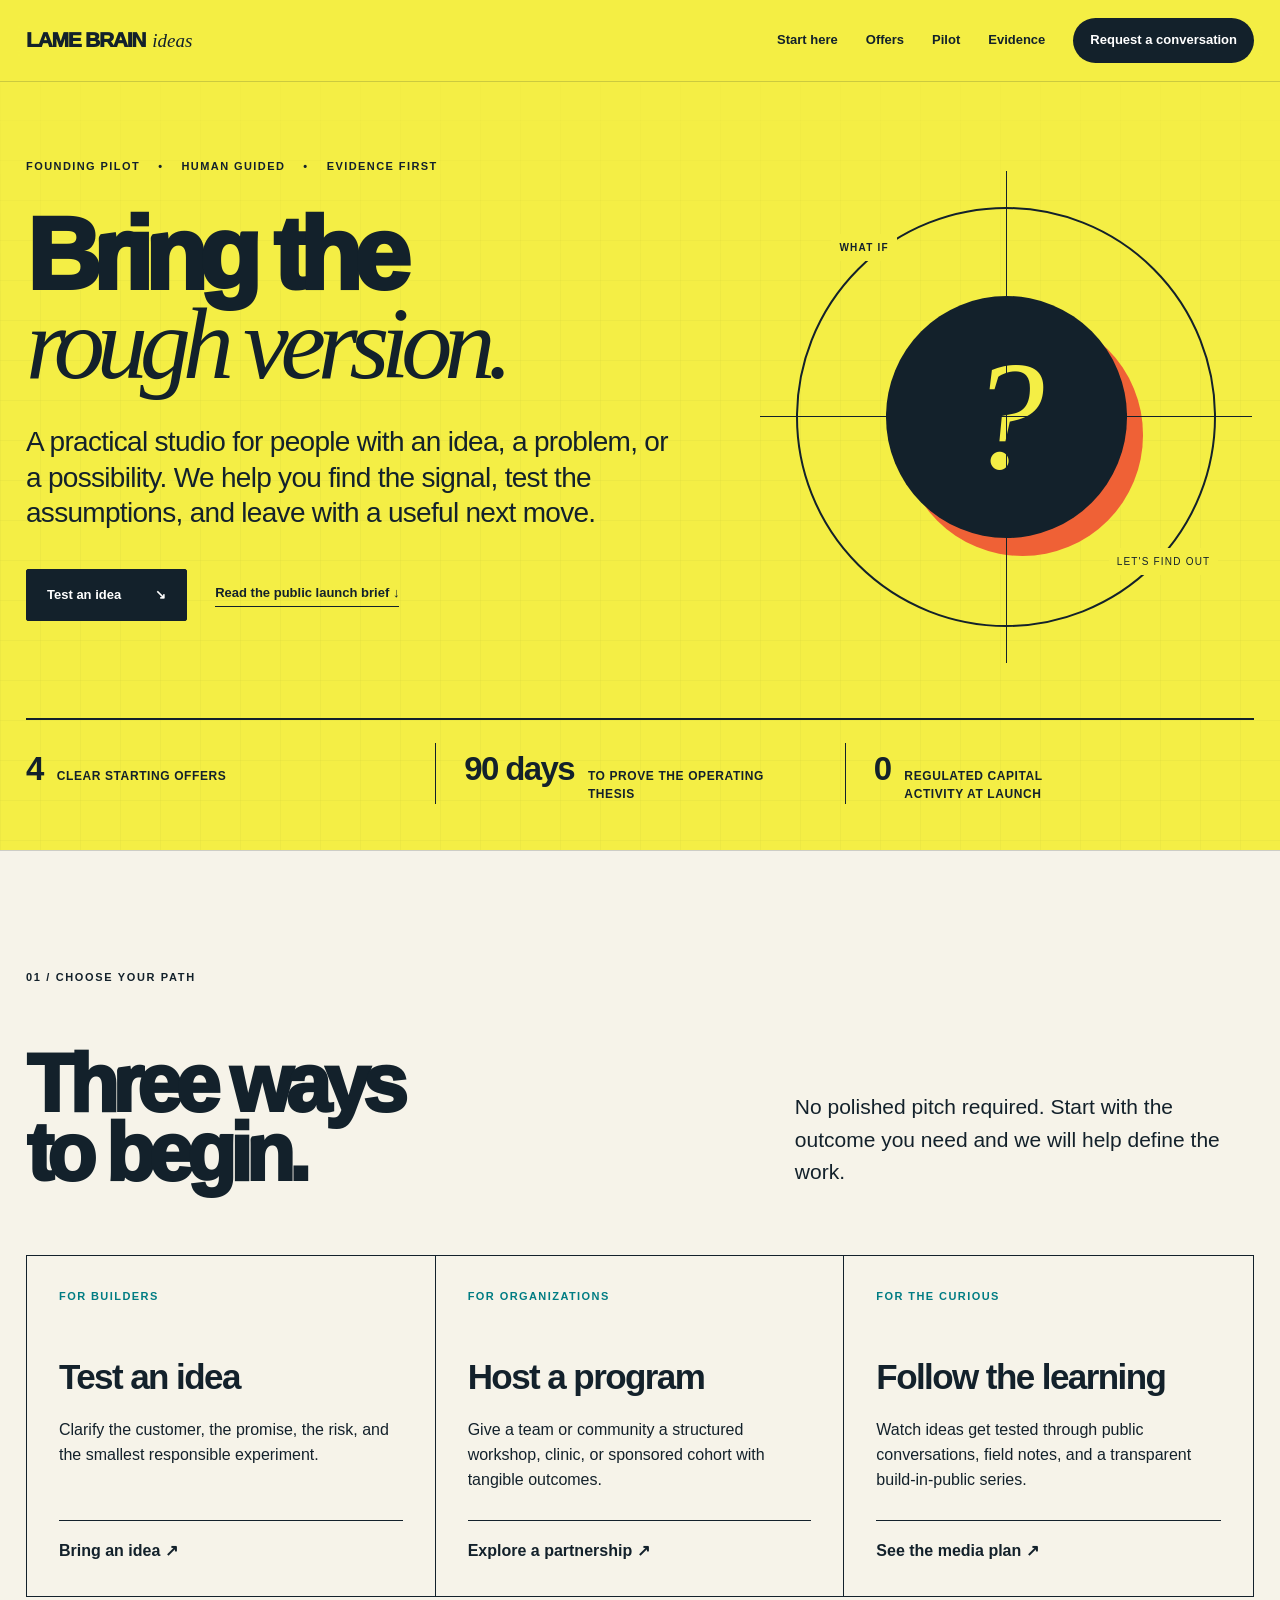
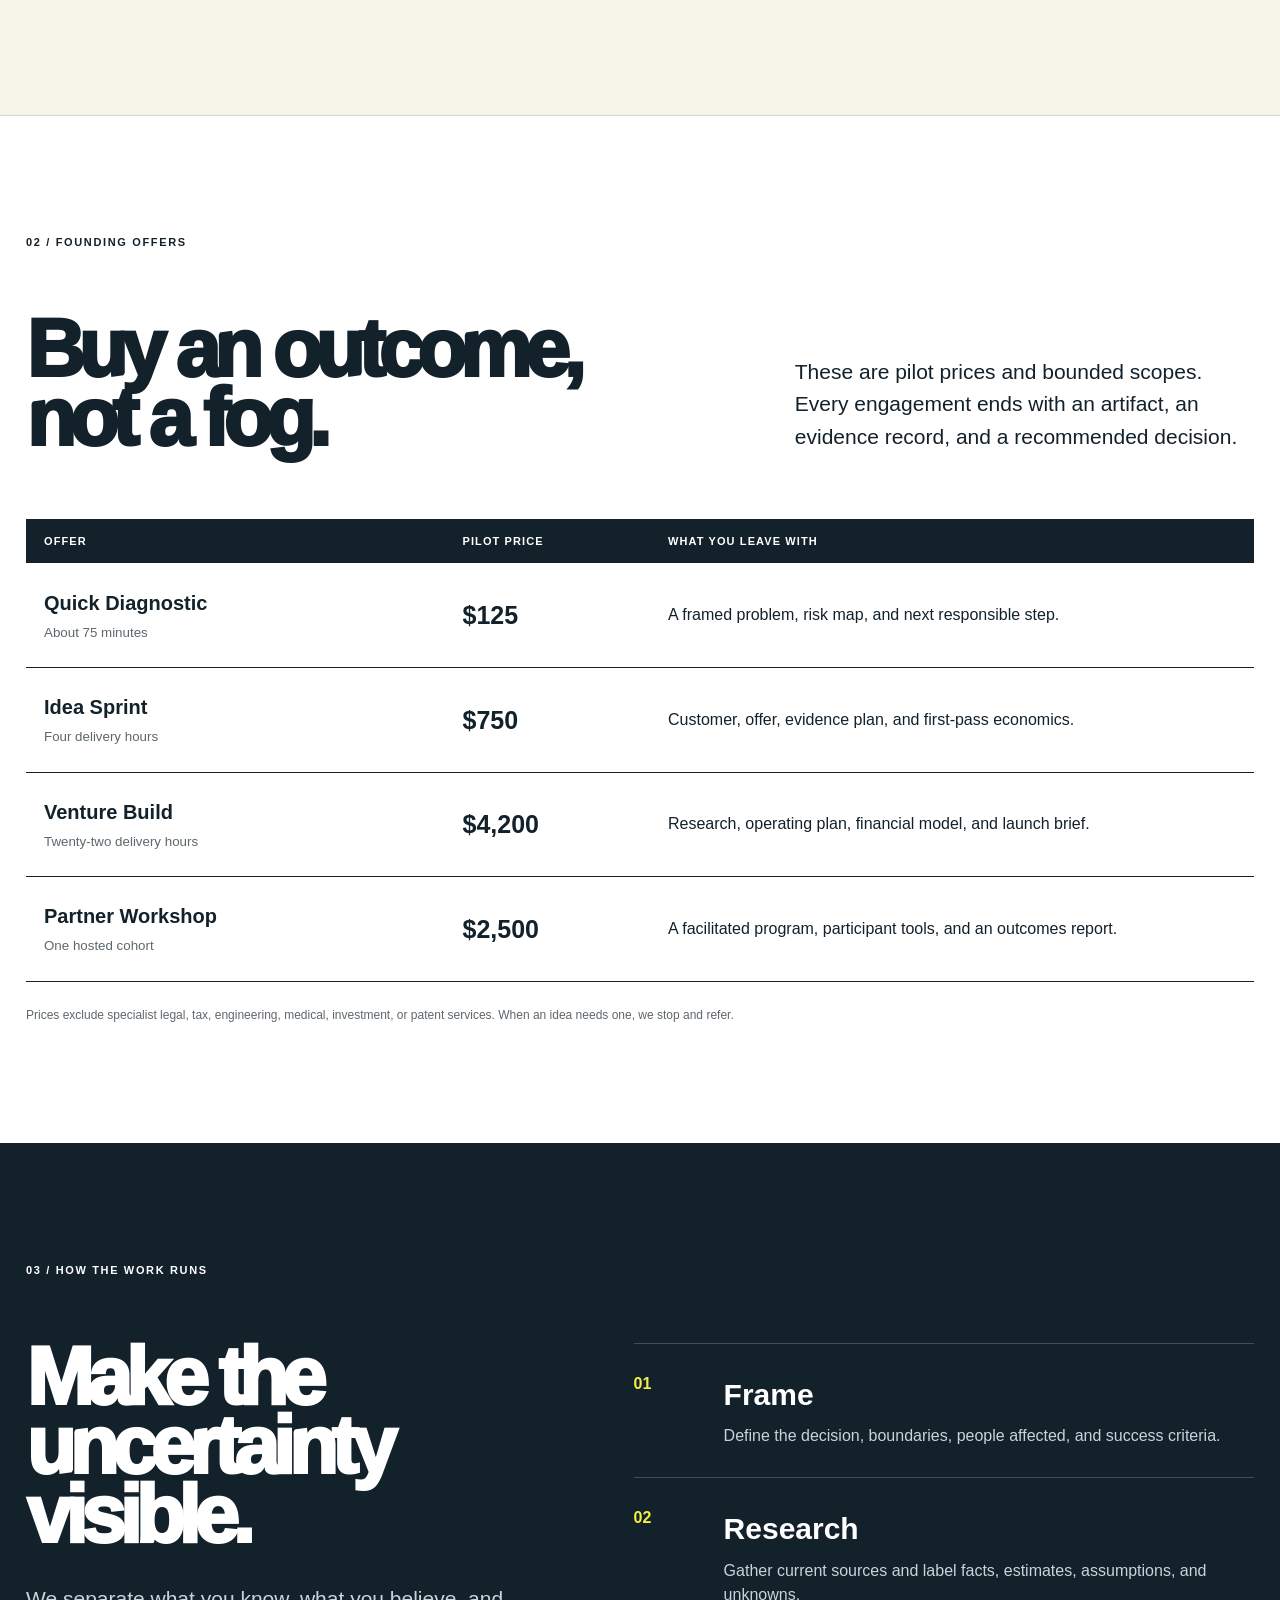
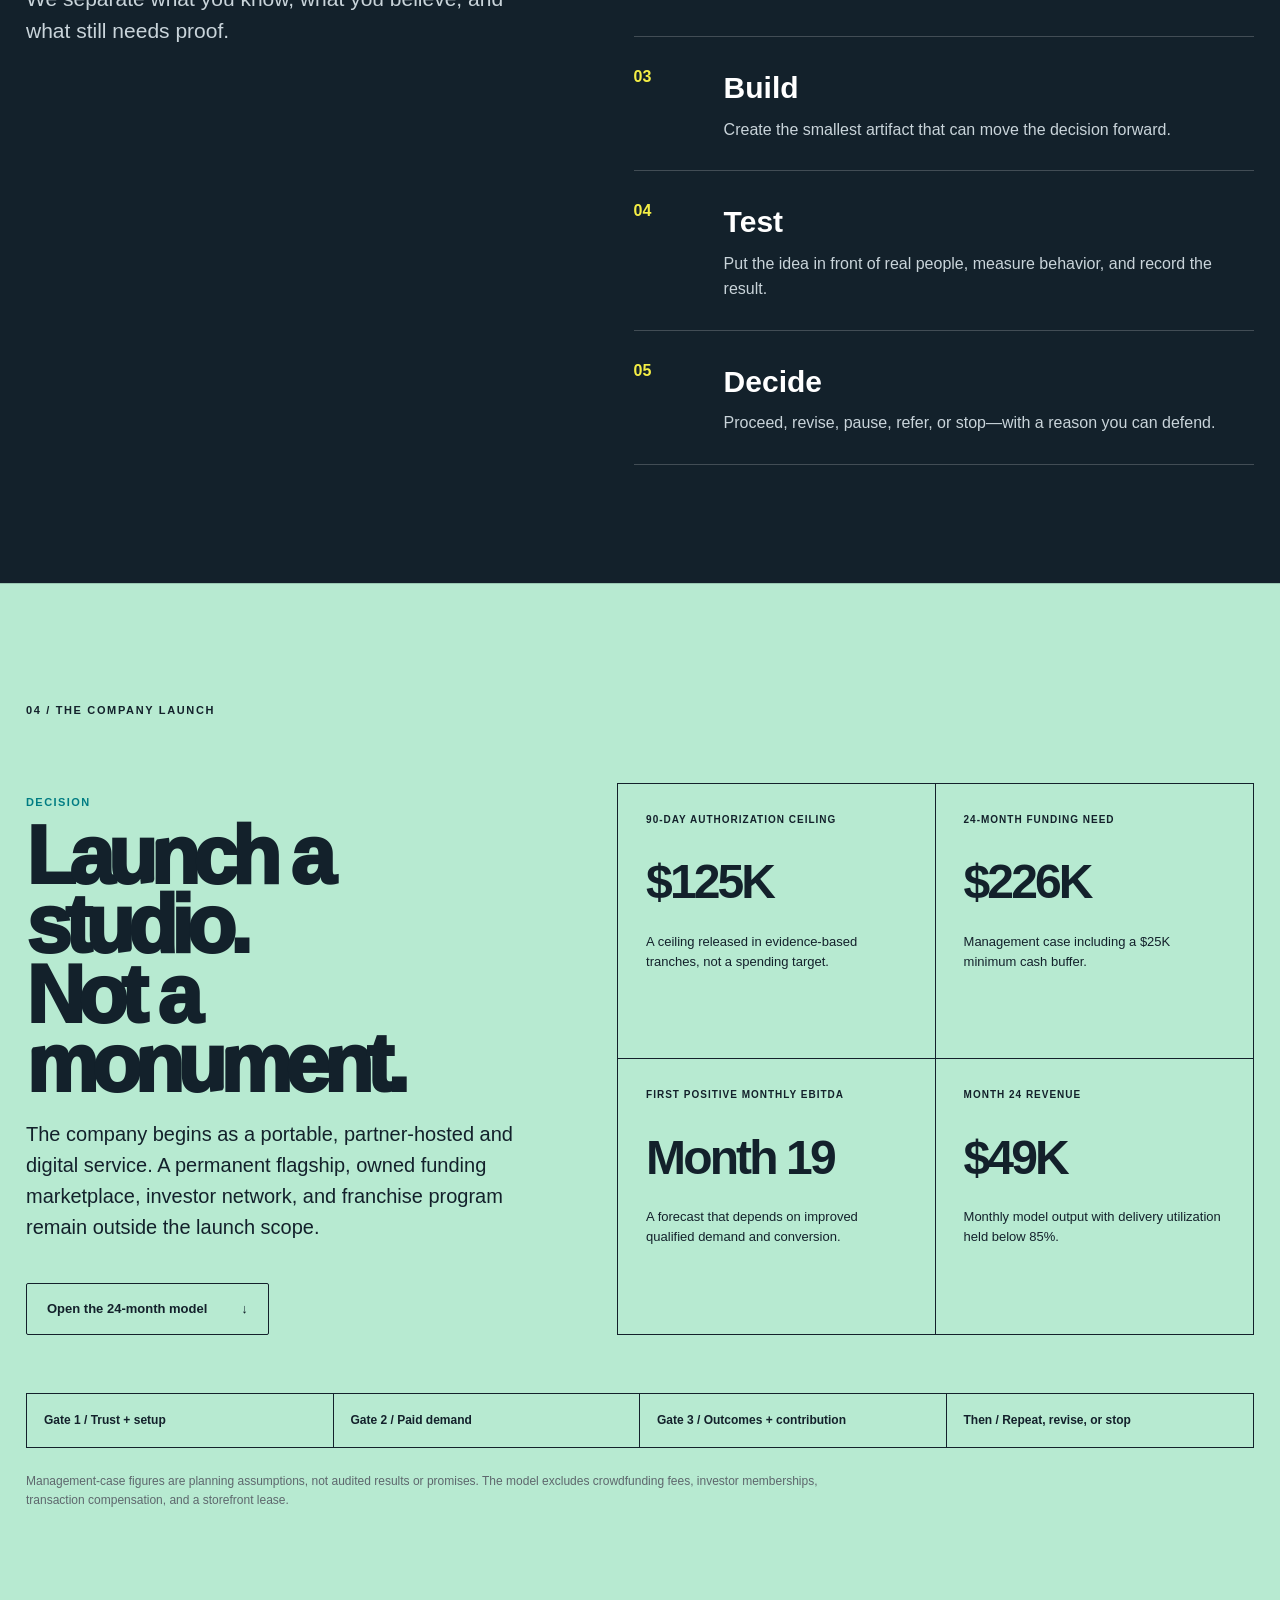
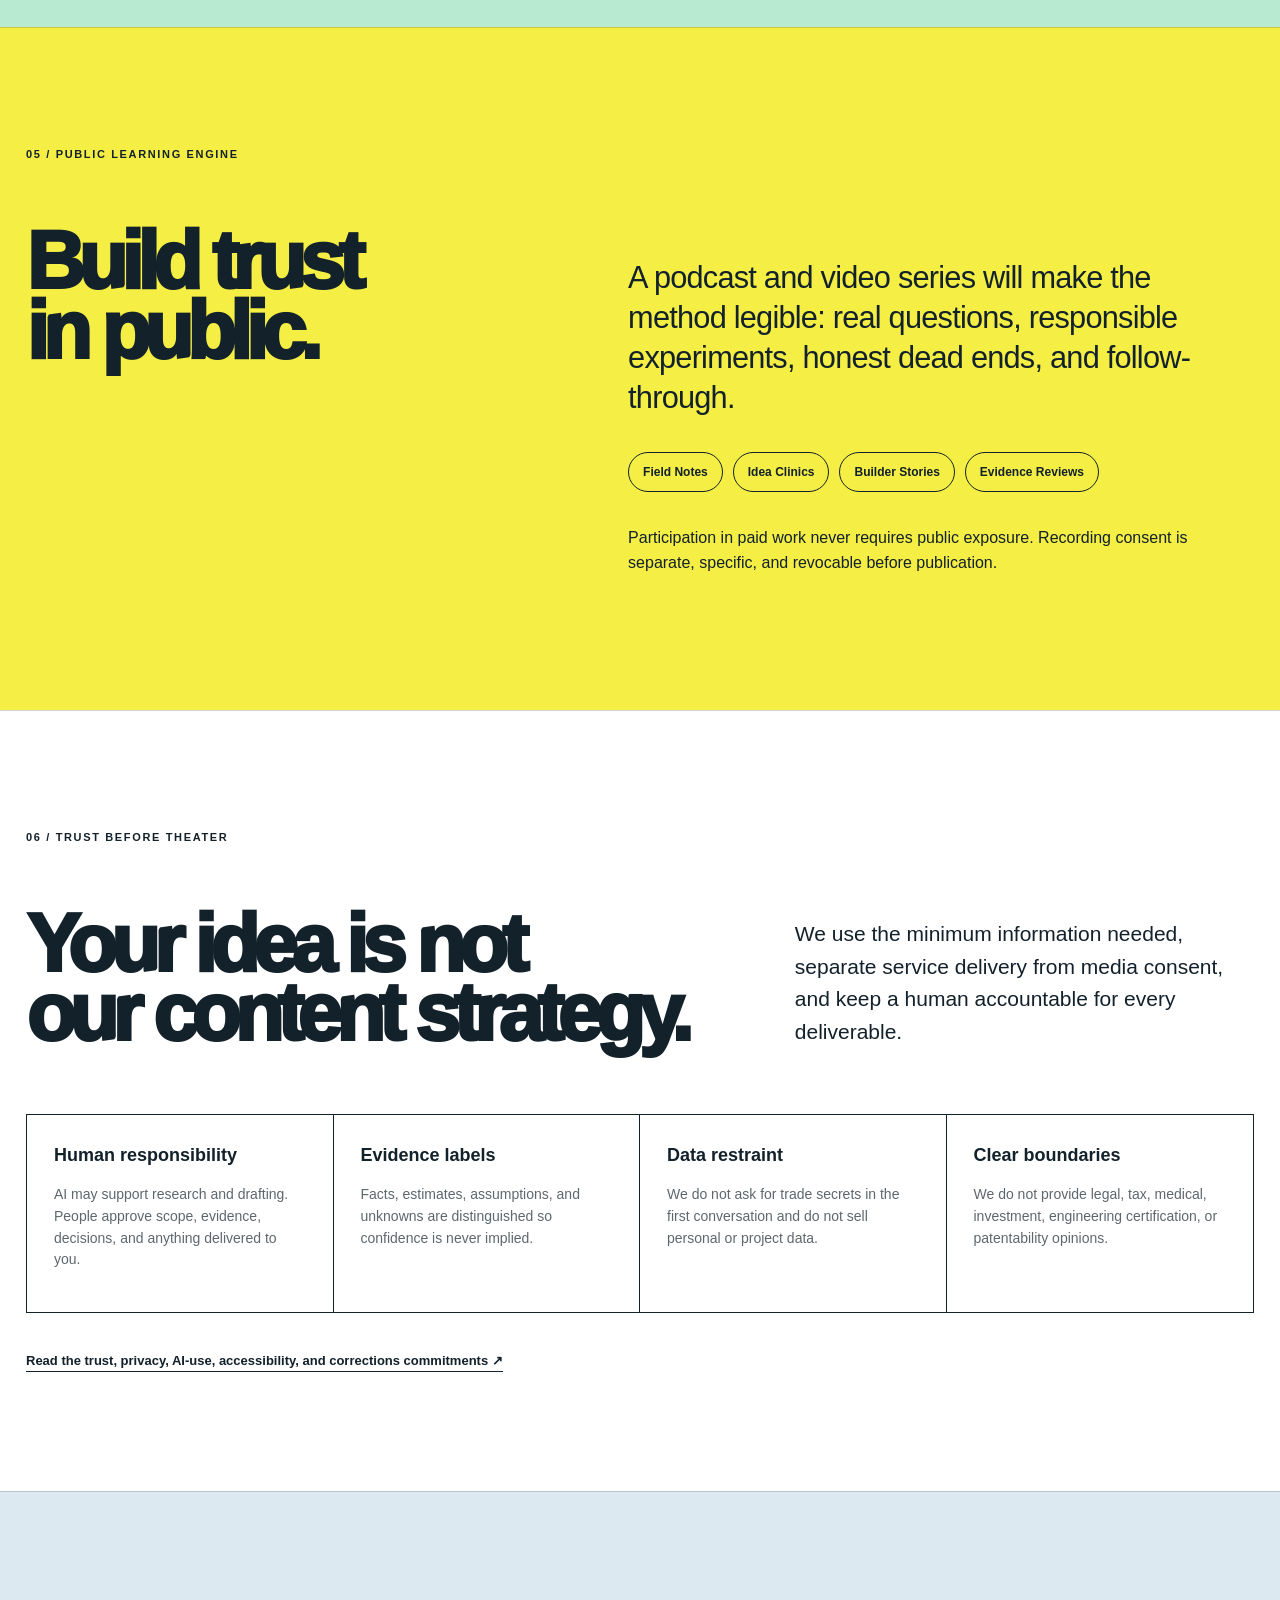
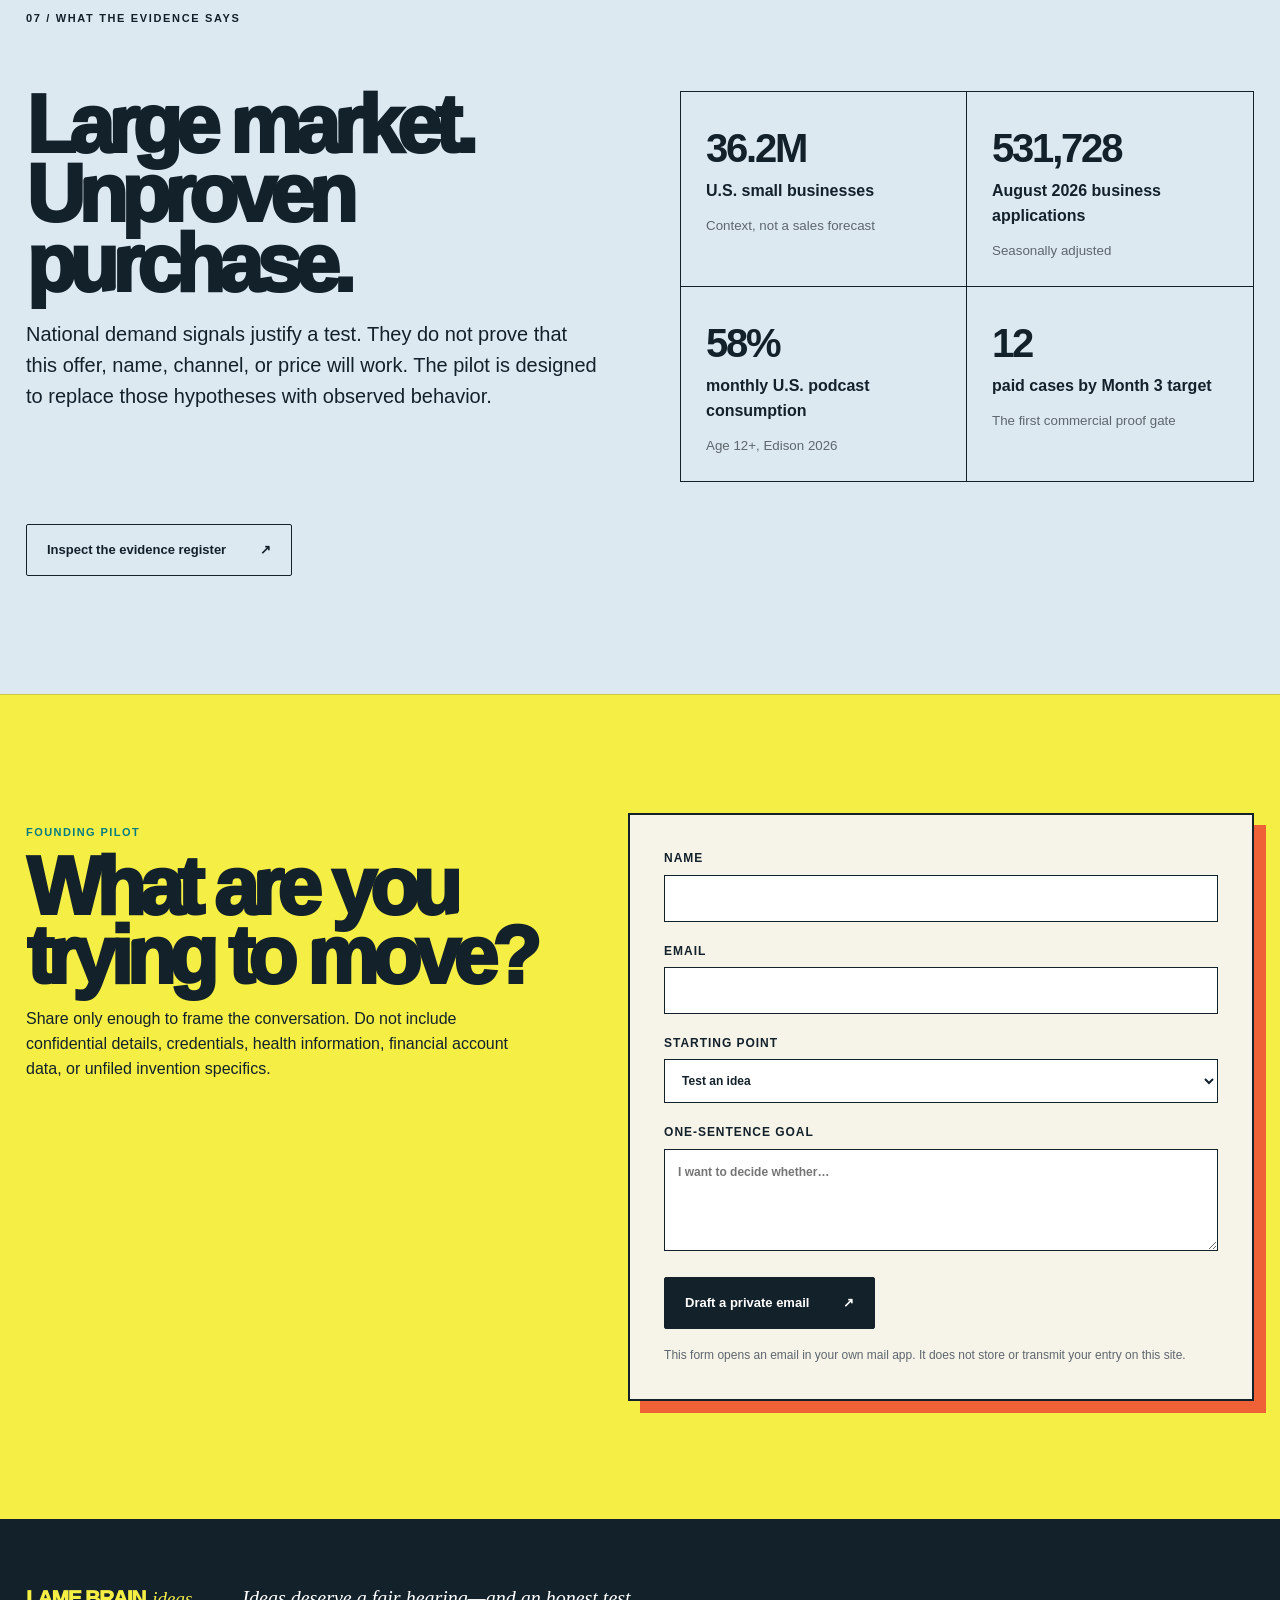
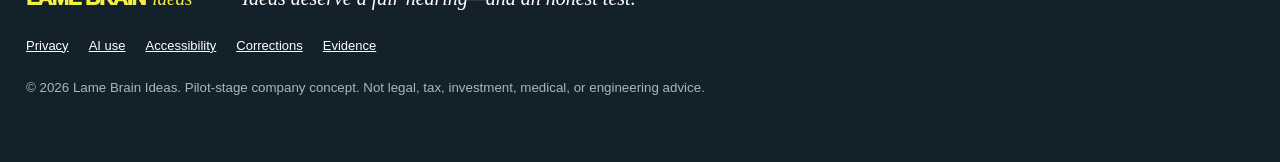
<file: docs/index.html>
<!doctype html>
<html lang="en">
<head>
  <meta charset="utf-8">
  <meta name="viewport" content="width=device-width, initial-scale=1">
  <meta name="description" content="Lame Brain Ideas is a human-guided idea studio that turns rough possibilities into evidence, decisions, and useful next steps.">
  <meta name="theme-color" content="#f4ee45">
  <title>Lame Brain Ideas — Bring the rough version</title>
  <link rel="icon" href="favicon.svg" type="image/svg+xml">
  <link rel="stylesheet" href="styles.css">
  <script src="app.js" defer></script>
</head>
<body>
  <a class="skip-link" href="#main">Skip to content</a>
  <header class="site-header" data-header>
    <a class="wordmark" href="#top" aria-label="Lame Brain Ideas home"><span>LAME BRAIN</span><em>ideas</em></a>
    <button class="menu-toggle" type="button" aria-expanded="false" aria-controls="site-nav" data-menu-toggle><span class="sr-only">Toggle navigation</span><span></span><span></span></button>
    <nav id="site-nav" class="site-nav" aria-label="Primary navigation" data-nav>
      <a href="#paths">Start here</a><a href="#offers">Offers</a><a href="#pilot">Pilot</a><a href="evidence.html">Evidence</a><a class="nav-cta" href="#contact">Request a conversation</a>
    </nav>
  </header>

  <main id="main">
    <section id="top" class="hero">
      <div class="hero-grid" aria-hidden="true"></div>
      <div class="hero-copy reveal">
        <p class="eyebrow"><span>Founding pilot</span><span>Human guided</span><span>Evidence first</span></p>
        <h1>Bring the<br><span>rough version.</span></h1>
        <p class="lede">A practical studio for people with an idea, a problem, or a possibility. We help you find the signal, test the assumptions, and leave with a useful next move.</p>
        <div class="hero-actions"><a class="button button-dark" href="#contact">Test an idea <span aria-hidden="true">↘</span></a><a class="text-link" href="downloads/Lame_Brain_Ideas_Prospectus.pdf">Read the public launch brief <span aria-hidden="true">↓</span></a></div>
      </div>
      <div class="hero-mark reveal" aria-hidden="true"><div class="idea-orbit"><div class="idea-core"><span>?</span></div><b>WHAT IF</b><i>LET'S FIND OUT</i></div></div>
      <div class="hero-proof reveal"><div><strong>4</strong><span>clear starting offers</span></div><div><strong>90 days</strong><span>to prove the operating thesis</span></div><div><strong>0</strong><span>regulated capital activity at launch</span></div></div>
    </section>

    <section id="paths" class="section path-section">
      <div class="section-label reveal">01 / Choose your path</div>
      <div class="section-head reveal"><h2>Three ways<br>to begin.</h2><p>No polished pitch required. Start with the outcome you need and we will help define the work.</p></div>
      <div class="path-grid">
        <article class="path-card reveal"><span>For builders</span><h3>Test an idea</h3><p>Clarify the customer, the promise, the risk, and the smallest responsible experiment.</p><a href="#contact" data-interest="Test an idea">Bring an idea <span aria-hidden="true">↗</span></a></article>
        <article class="path-card reveal"><span>For organizations</span><h3>Host a program</h3><p>Give a team or community a structured workshop, clinic, or sponsored cohort with tangible outcomes.</p><a href="#contact" data-interest="Host a program">Explore a partnership <span aria-hidden="true">↗</span></a></article>
        <article class="path-card reveal"><span>For the curious</span><h3>Follow the learning</h3><p>Watch ideas get tested through public conversations, field notes, and a transparent build-in-public series.</p><a href="#media">See the media plan <span aria-hidden="true">↗</span></a></article>
      </div>
    </section>

    <section id="offers" class="section offer-section">
      <div class="section-label reveal">02 / Founding offers</div>
      <div class="section-head reveal"><h2>Buy an outcome,<br>not a fog.</h2><p>These are pilot prices and bounded scopes. Every engagement ends with an artifact, an evidence record, and a recommended decision.</p></div>
      <div class="offer-table reveal" role="table" aria-label="Founding offers">
        <div class="offer-row offer-header" role="row"><span role="columnheader">Offer</span><span role="columnheader">Pilot price</span><span role="columnheader">What you leave with</span></div>
        <div class="offer-row" role="row"><span role="cell"><b>Quick Diagnostic</b><small>About 75 minutes</small></span><strong role="cell">$125</strong><span role="cell">A framed problem, risk map, and next responsible step.</span></div>
        <div class="offer-row" role="row"><span role="cell"><b>Idea Sprint</b><small>Four delivery hours</small></span><strong role="cell">$750</strong><span role="cell">Customer, offer, evidence plan, and first-pass economics.</span></div>
        <div class="offer-row" role="row"><span role="cell"><b>Venture Build</b><small>Twenty-two delivery hours</small></span><strong role="cell">$4,200</strong><span role="cell">Research, operating plan, financial model, and launch brief.</span></div>
        <div class="offer-row" role="row"><span role="cell"><b>Partner Workshop</b><small>One hosted cohort</small></span><strong role="cell">$2,500</strong><span role="cell">A facilitated program, participant tools, and an outcomes report.</span></div>
      </div>
      <p class="fine-print reveal">Prices exclude specialist legal, tax, engineering, medical, investment, or patent services. When an idea needs one, we stop and refer.</p>
    </section>

    <section class="section process-section">
      <div class="section-label reveal">03 / How the work runs</div>
      <div class="process-grid">
        <div class="process-title reveal"><h2>Make the<br>uncertainty visible.</h2><p>We separate what you know, what you believe, and what still needs proof.</p></div>
        <ol class="process-list">
          <li class="reveal"><span>01</span><div><h3>Frame</h3><p>Define the decision, boundaries, people affected, and success criteria.</p></div></li>
          <li class="reveal"><span>02</span><div><h3>Research</h3><p>Gather current sources and label facts, estimates, assumptions, and unknowns.</p></div></li>
          <li class="reveal"><span>03</span><div><h3>Build</h3><p>Create the smallest artifact that can move the decision forward.</p></div></li>
          <li class="reveal"><span>04</span><div><h3>Test</h3><p>Put the idea in front of real people, measure behavior, and record the result.</p></div></li>
          <li class="reveal"><span>05</span><div><h3>Decide</h3><p>Proceed, revise, pause, refer, or stop—with a reason you can defend.</p></div></li>
        </ol>
      </div>
    </section>

    <section id="pilot" class="section pilot-section">
      <div class="section-label reveal">04 / The company launch</div>
      <div class="pilot-grid">
        <div class="pilot-lead reveal"><p class="kicker">Decision</p><h2>Launch a studio.<br>Not a monument.</h2><p>The company begins as a portable, partner-hosted and digital service. A permanent flagship, owned funding marketplace, investor network, and franchise program remain outside the launch scope.</p><a class="button button-line" href="downloads/Lame_Brain_Ideas_Financial_Model.xlsx">Open the 24-month model <span aria-hidden="true">↓</span></a></div>
        <div class="score-grid reveal">
          <article><small>90-day authorization ceiling</small><strong>$125K</strong><p>A ceiling released in evidence-based tranches, not a spending target.</p></article>
          <article><small>24-month funding need</small><strong>$226K</strong><p>Management case including a $25K minimum cash buffer.</p></article>
          <article><small>First positive monthly EBITDA</small><strong>Month 19</strong><p>A forecast that depends on improved qualified demand and conversion.</p></article>
          <article><small>Month 24 revenue</small><strong>$49K</strong><p>Monthly model output with delivery utilization held below 85%.</p></article>
        </div>
      </div>
      <div class="gate-strip reveal"><span>Gate 1 / Trust + setup</span><span>Gate 2 / Paid demand</span><span>Gate 3 / Outcomes + contribution</span><span>Then / Repeat, revise, or stop</span></div>
      <p class="fine-print reveal">Management-case figures are planning assumptions, not audited results or promises. The model excludes crowdfunding fees, investor memberships, transaction compensation, and a storefront lease.</p>
    </section>

    <section id="media" class="section media-section">
      <div class="section-label reveal">05 / Public learning engine</div>
      <div class="media-grid"><div class="media-title reveal"><h2>Build trust<br>in public.</h2></div><div class="media-copy reveal"><p class="large-copy">A podcast and video series will make the method legible: real questions, responsible experiments, honest dead ends, and follow-through.</p><div class="media-pillars"><span>Field Notes</span><span>Idea Clinics</span><span>Builder Stories</span><span>Evidence Reviews</span></div><p>Participation in paid work never requires public exposure. Recording consent is separate, specific, and revocable before publication.</p></div></div>
    </section>

    <section class="section trust-section">
      <div class="section-label reveal">06 / Trust before theater</div>
      <div class="section-head reveal"><h2>Your idea is not<br>our content strategy.</h2><p>We use the minimum information needed, separate service delivery from media consent, and keep a human accountable for every deliverable.</p></div>
      <div class="trust-grid">
        <article class="reveal"><b>Human responsibility</b><p>AI may support research and drafting. People approve scope, evidence, decisions, and anything delivered to you.</p></article>
        <article class="reveal"><b>Evidence labels</b><p>Facts, estimates, assumptions, and unknowns are distinguished so confidence is never implied.</p></article>
        <article class="reveal"><b>Data restraint</b><p>We do not ask for trade secrets in the first conversation and do not sell personal or project data.</p></article>
        <article class="reveal"><b>Clear boundaries</b><p>We do not provide legal, tax, medical, investment, engineering certification, or patentability opinions.</p></article>
      </div>
      <a class="text-link" href="trust.html">Read the trust, privacy, AI-use, accessibility, and corrections commitments <span aria-hidden="true">↗</span></a>
    </section>

    <section class="section evidence-section">
      <div class="section-label reveal">07 / What the evidence says</div>
      <div class="evidence-layout"><div class="evidence-lead reveal"><h2>Large market.<br>Unproven purchase.</h2><p>National demand signals justify a test. They do not prove that this offer, name, channel, or price will work. The pilot is designed to replace those hypotheses with observed behavior.</p></div><div class="evidence-cards"><article class="reveal"><strong>36.2M</strong><span>U.S. small businesses</span><small>Context, not a sales forecast</small></article><article class="reveal"><strong>531,728</strong><span>August 2026 business applications</span><small>Seasonally adjusted</small></article><article class="reveal"><strong>58%</strong><span>monthly U.S. podcast consumption</span><small>Age 12+, Edison 2026</small></article><article class="reveal"><strong>12</strong><span>paid cases by Month 3 target</span><small>The first commercial proof gate</small></article></div></div>
      <a class="button button-line reveal" href="evidence.html">Inspect the evidence register <span aria-hidden="true">↗</span></a>
    </section>

    <section id="contact" class="section contact-section">
      <div class="contact-copy reveal"><p class="kicker">Founding pilot</p><h2>What are you<br>trying to move?</h2><p>Share only enough to frame the conversation. Do not include confidential details, credentials, health information, financial account data, or unfiled invention specifics.</p></div>
      <form class="contact-form reveal" data-contact-form>
        <label>Name <input type="text" name="name" autocomplete="name" required></label>
        <label>Email <input type="email" name="email" autocomplete="email" required></label>
        <label>Starting point <select name="interest"><option>Test an idea</option><option>Host a program</option><option>Media or community collaboration</option><option>Professional referral</option></select></label>
        <label>One-sentence goal <textarea name="goal" rows="4" maxlength="600" required placeholder="I want to decide whether…"></textarea></label>
        <button class="button button-dark" type="submit">Draft a private email <span aria-hidden="true">↗</span></button>
        <p class="form-status" data-form-status aria-live="polite">This form opens an email in your own mail app. It does not store or transmit your entry on this site.</p>
      </form>
    </section>
  </main>

  <footer class="site-footer"><a class="wordmark footer-mark" href="#top"><span>LAME BRAIN</span><em>ideas</em></a><p>Ideas deserve a fair hearing—and an honest test.</p><nav aria-label="Footer"><a href="trust.html#privacy">Privacy</a><a href="trust.html#ai">AI use</a><a href="trust.html#accessibility">Accessibility</a><a href="trust.html#corrections">Corrections</a><a href="evidence.html">Evidence</a></nav><small>© <span data-year>2026</span> Lame Brain Ideas. Pilot-stage company concept. Not legal, tax, investment, medical, or engineering advice.</small></footer>
</body>
</html>
</file>
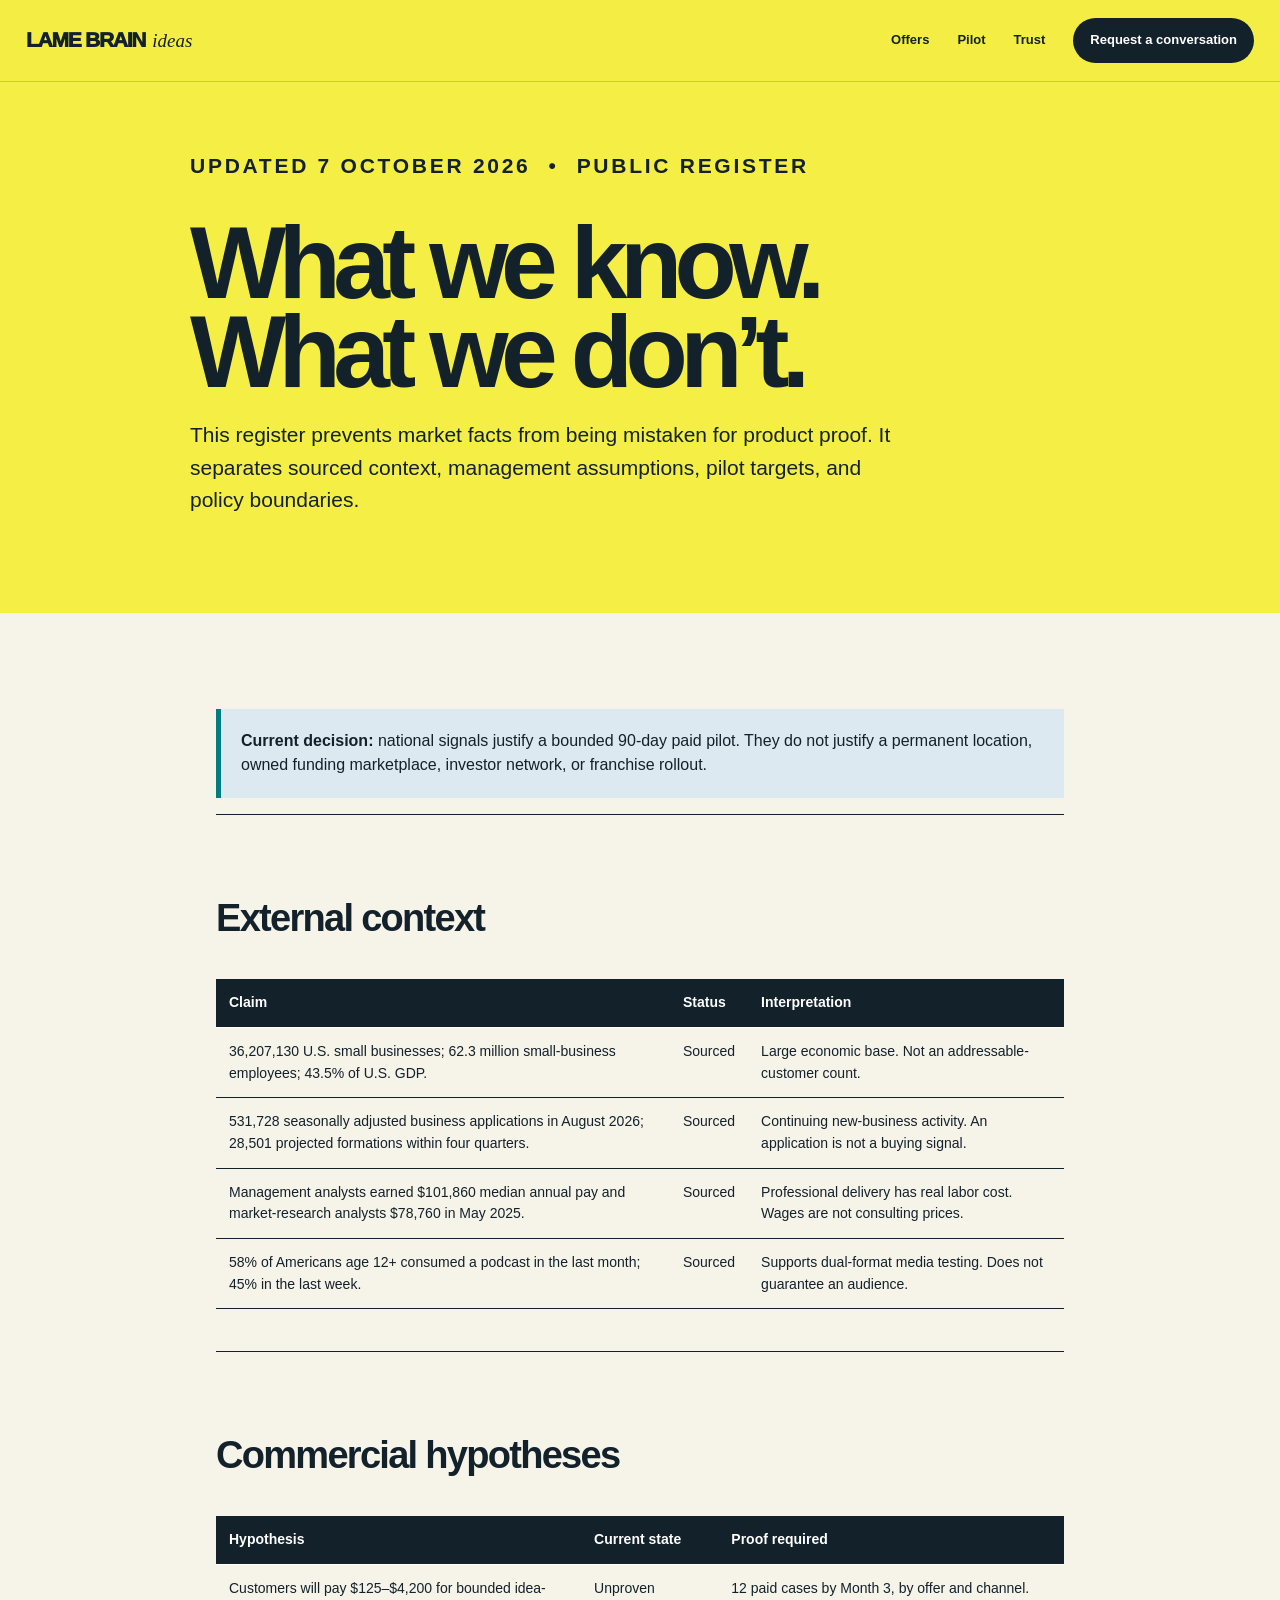
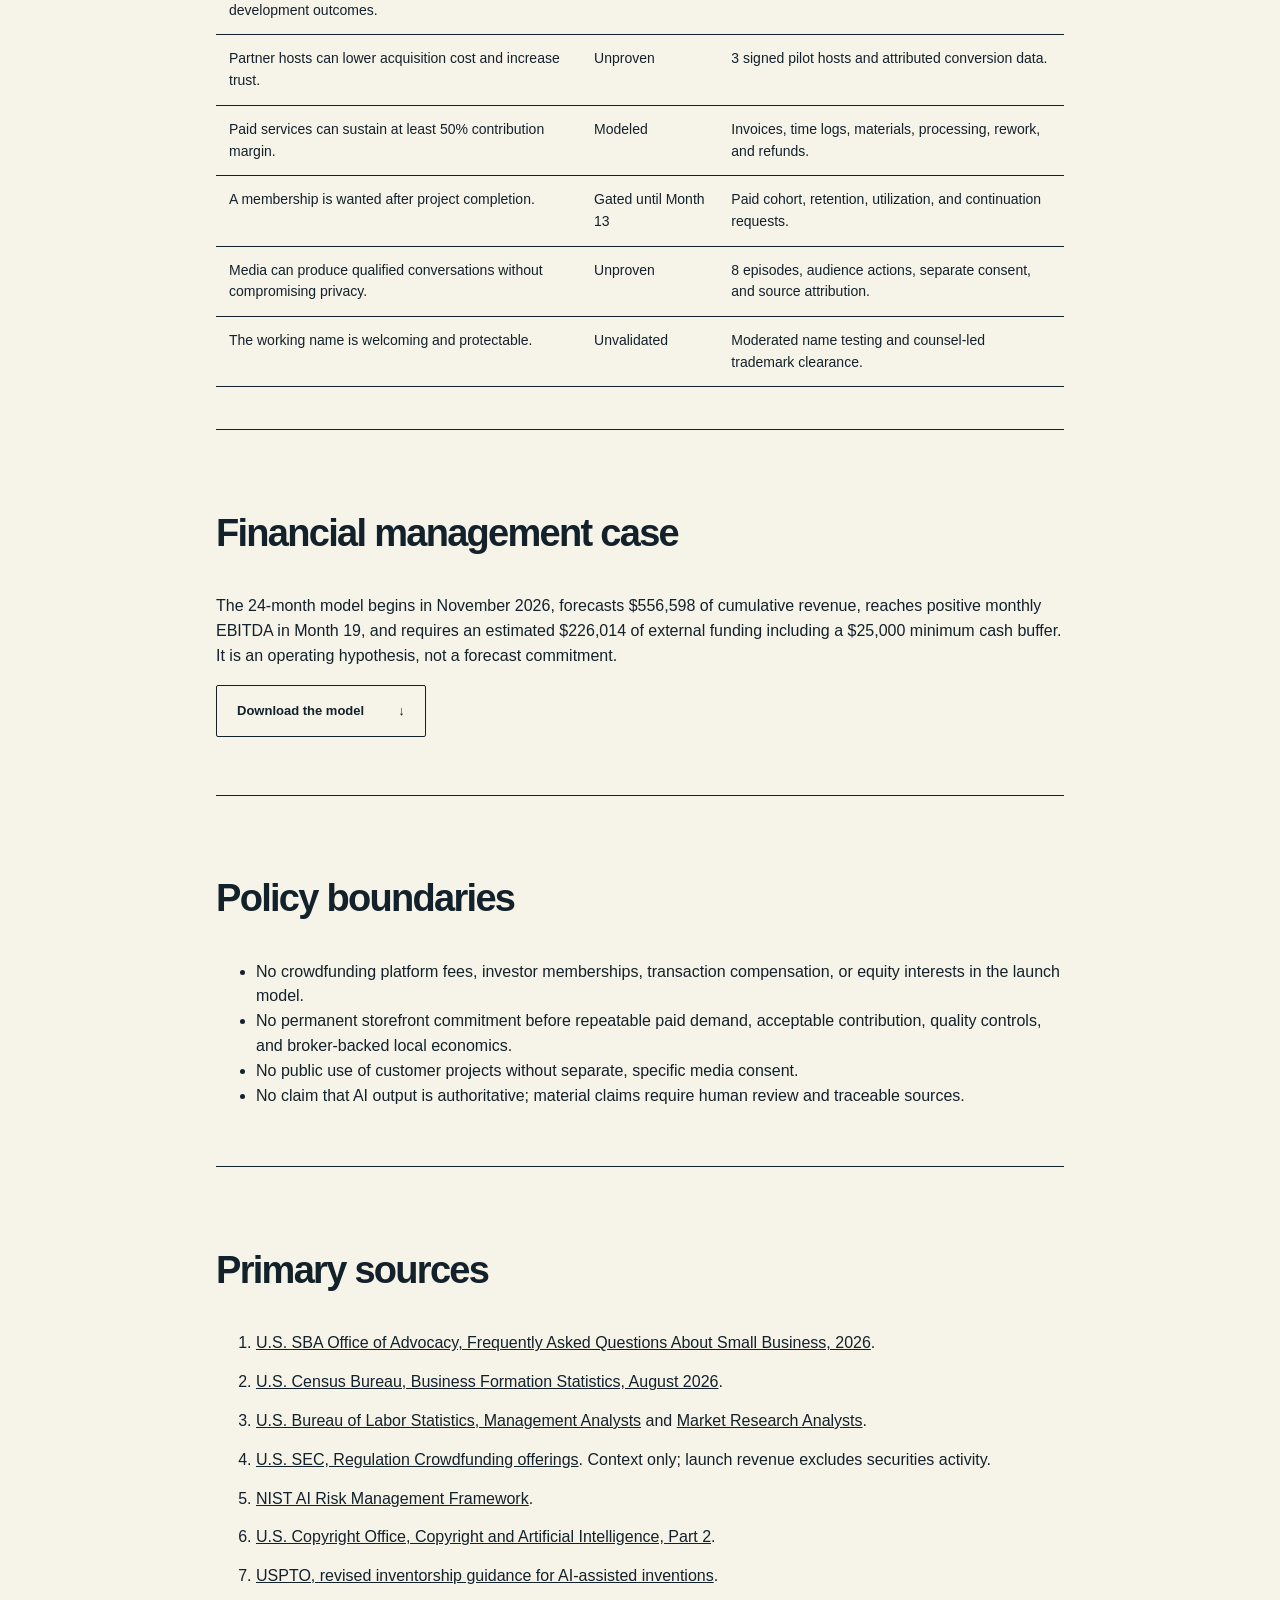
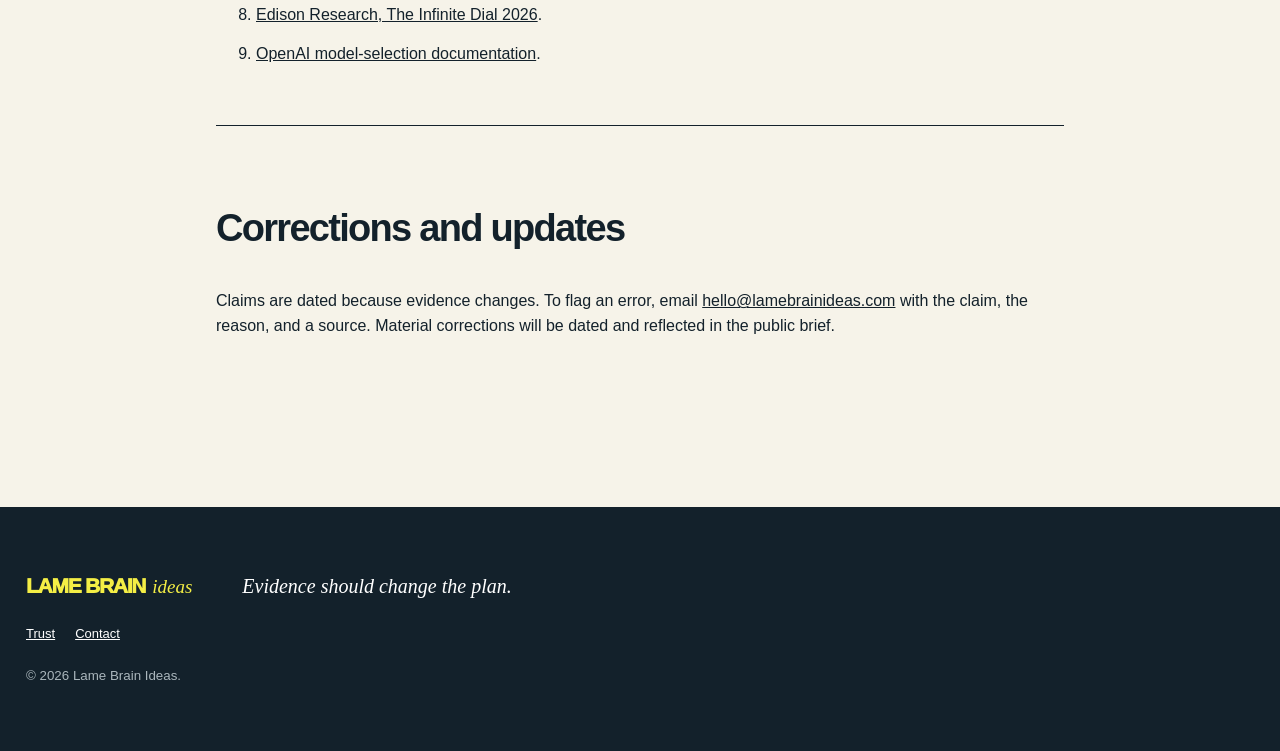
<file: docs/evidence.html>
<!doctype html>
<html lang="en">
<head>
  <meta charset="utf-8"><meta name="viewport" content="width=device-width, initial-scale=1">
  <meta name="description" content="Evidence register for the Lame Brain Ideas founding pilot.">
  <title>Lame Brain Ideas — Evidence register</title><link rel="icon" href="favicon.svg" type="image/svg+xml"><link rel="stylesheet" href="styles.css"><script src="app.js" defer></script>
</head>
<body>
  <a class="skip-link" href="#main">Skip to content</a>
  <header class="site-header scrolled" data-header><a class="wordmark" href="./"><span>LAME BRAIN</span><em>ideas</em></a><button class="menu-toggle" type="button" aria-expanded="false" aria-controls="site-nav" data-menu-toggle><span class="sr-only">Toggle navigation</span><span></span><span></span></button><nav id="site-nav" class="site-nav" data-nav><a href="./#offers">Offers</a><a href="./#pilot">Pilot</a><a href="trust.html">Trust</a><a class="nav-cta" href="./#contact">Request a conversation</a></nav></header>
  <main id="main">
    <header class="content-hero"><p class="eyebrow"><span>Updated 7 October 2026</span><span>Public register</span></p><h1>What we know.<br>What we don’t.</h1><p>This register prevents market facts from being mistaken for product proof. It separates sourced context, management assumptions, pilot targets, and policy boundaries.</p></header>
    <div class="content-main">
      <p class="notice"><strong>Current decision:</strong> national signals justify a bounded 90-day paid pilot. They do not justify a permanent location, owned funding marketplace, investor network, or franchise rollout.</p>
      <section><h2>External context</h2><table><thead><tr><th>Claim</th><th>Status</th><th>Interpretation</th></tr></thead><tbody>
        <tr><td>36,207,130 U.S. small businesses; 62.3 million small-business employees; 43.5% of U.S. GDP.</td><td>Sourced</td><td>Large economic base. Not an addressable-customer count.</td></tr>
        <tr><td>531,728 seasonally adjusted business applications in August 2026; 28,501 projected formations within four quarters.</td><td>Sourced</td><td>Continuing new-business activity. An application is not a buying signal.</td></tr>
        <tr><td>Management analysts earned $101,860 median annual pay and market-research analysts $78,760 in May 2025.</td><td>Sourced</td><td>Professional delivery has real labor cost. Wages are not consulting prices.</td></tr>
        <tr><td>58% of Americans age 12+ consumed a podcast in the last month; 45% in the last week.</td><td>Sourced</td><td>Supports dual-format media testing. Does not guarantee an audience.</td></tr>
      </tbody></table></section>
      <section><h2>Commercial hypotheses</h2><table><thead><tr><th>Hypothesis</th><th>Current state</th><th>Proof required</th></tr></thead><tbody>
        <tr><td>Customers will pay $125–$4,200 for bounded idea-development outcomes.</td><td>Unproven</td><td>12 paid cases by Month 3, by offer and channel.</td></tr>
        <tr><td>Partner hosts can lower acquisition cost and increase trust.</td><td>Unproven</td><td>3 signed pilot hosts and attributed conversion data.</td></tr>
        <tr><td>Paid services can sustain at least 50% contribution margin.</td><td>Modeled</td><td>Invoices, time logs, materials, processing, rework, and refunds.</td></tr>
        <tr><td>A membership is wanted after project completion.</td><td>Gated until Month 13</td><td>Paid cohort, retention, utilization, and continuation requests.</td></tr>
        <tr><td>Media can produce qualified conversations without compromising privacy.</td><td>Unproven</td><td>8 episodes, audience actions, separate consent, and source attribution.</td></tr>
        <tr><td>The working name is welcoming and protectable.</td><td>Unvalidated</td><td>Moderated name testing and counsel-led trademark clearance.</td></tr>
      </tbody></table></section>
      <section><h2>Financial management case</h2><p>The 24-month model begins in November 2026, forecasts $556,598 of cumulative revenue, reaches positive monthly EBITDA in Month 19, and requires an estimated $226,014 of external funding including a $25,000 minimum cash buffer. It is an operating hypothesis, not a forecast commitment.</p><p><a class="button button-line" href="downloads/Lame_Brain_Ideas_Financial_Model.xlsx">Download the model <span aria-hidden="true">↓</span></a></p></section>
      <section><h2>Policy boundaries</h2><ul><li>No crowdfunding platform fees, investor memberships, transaction compensation, or equity interests in the launch model.</li><li>No permanent storefront commitment before repeatable paid demand, acceptable contribution, quality controls, and broker-backed local economics.</li><li>No public use of customer projects without separate, specific media consent.</li><li>No claim that AI output is authoritative; material claims require human review and traceable sources.</li></ul></section>
      <section><h2>Primary sources</h2><ol class="source-list">
        <li><a href="https://advocacy.sba.gov/wp-content/uploads/2026/02/FINAL_FAQsAboutSmallBusiness_2026_012826.pdf">U.S. SBA Office of Advocacy, Frequently Asked Questions About Small Business, 2026</a>.</li>
        <li><a href="https://www.census.gov/econ/bfs/current/index.html">U.S. Census Bureau, Business Formation Statistics, August 2026</a>.</li>
        <li><a href="https://www.bls.gov/ooh/business-and-financial/management-analysts.htm">U.S. Bureau of Labor Statistics, Management Analysts</a> and <a href="https://www.bls.gov/ooh/business-and-financial/market-research-analysts.htm">Market Research Analysts</a>.</li>
        <li><a href="https://www.sec.gov/data-research/statistics-data-visualizations/regulation-crowdfunding-cf-offerings">U.S. SEC, Regulation Crowdfunding offerings</a>. Context only; launch revenue excludes securities activity.</li>
        <li><a href="https://www.nist.gov/itl/ai-risk-management-framework">NIST AI Risk Management Framework</a>.</li>
        <li><a href="https://www.copyright.gov/ai/Copyright-and-Artificial-Intelligence-Part-2-Copyrightability-Report.pdf">U.S. Copyright Office, Copyright and Artificial Intelligence, Part 2</a>.</li>
        <li><a href="https://www.uspto.gov/subscription-center/2025/revised-inventorship-guidance-ai-assisted-inventions">USPTO, revised inventorship guidance for AI-assisted inventions</a>.</li>
        <li><a href="https://www.edisonresearch.com/the-infinite-dial-2026/">Edison Research, The Infinite Dial 2026</a>.</li>
        <li><a href="https://developers.openai.com/api/docs/models">OpenAI model-selection documentation</a>.</li>
      </ol></section>
      <section><h2>Corrections and updates</h2><p>Claims are dated because evidence changes. To flag an error, email <a href="mailto:hello@lamebrainideas.com?subject=Evidence%20correction">hello@lamebrainideas.com</a> with the claim, the reason, and a source. Material corrections will be dated and reflected in the public brief.</p></section>
    </div>
  </main>
  <footer class="site-footer"><a class="wordmark footer-mark" href="./"><span>LAME BRAIN</span><em>ideas</em></a><p>Evidence should change the plan.</p><nav><a href="trust.html">Trust</a><a href="./#contact">Contact</a></nav><small>© <span data-year>2026</span> Lame Brain Ideas.</small></footer>
</body>
</html>
</file>
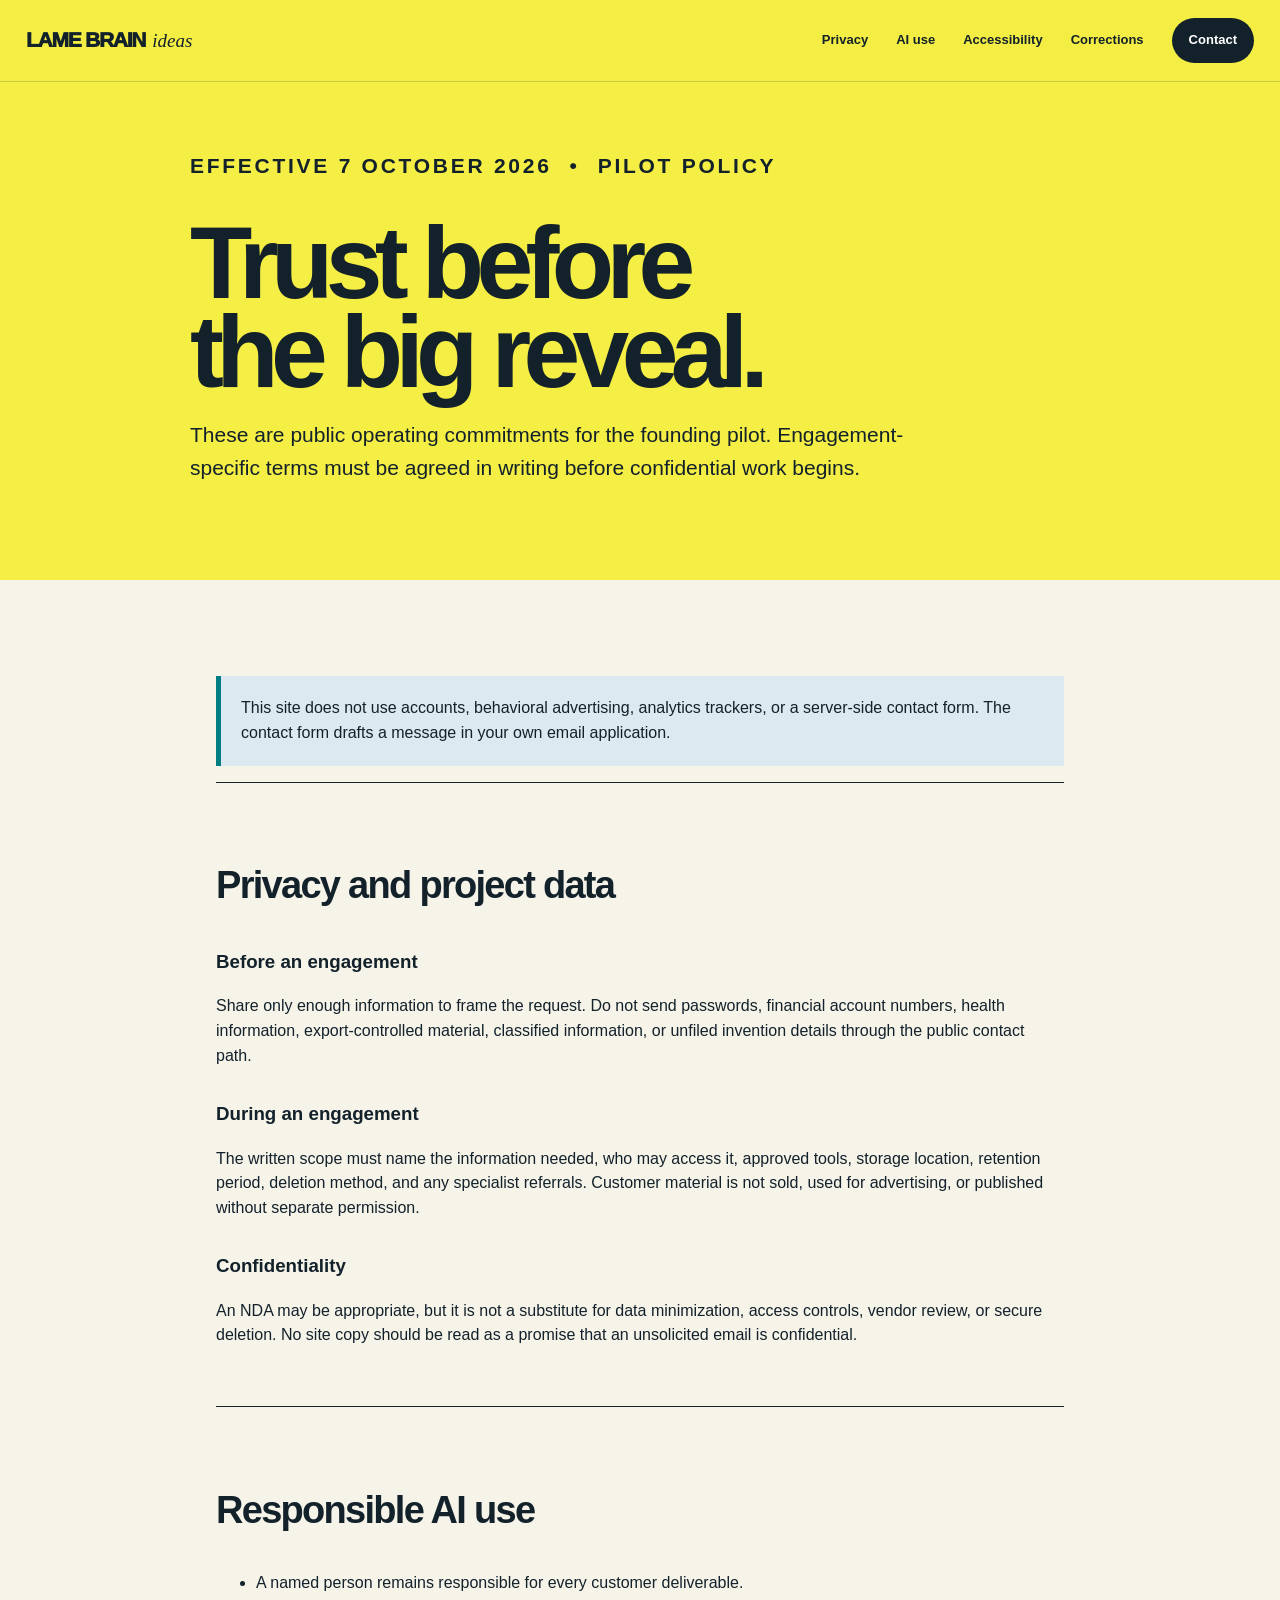
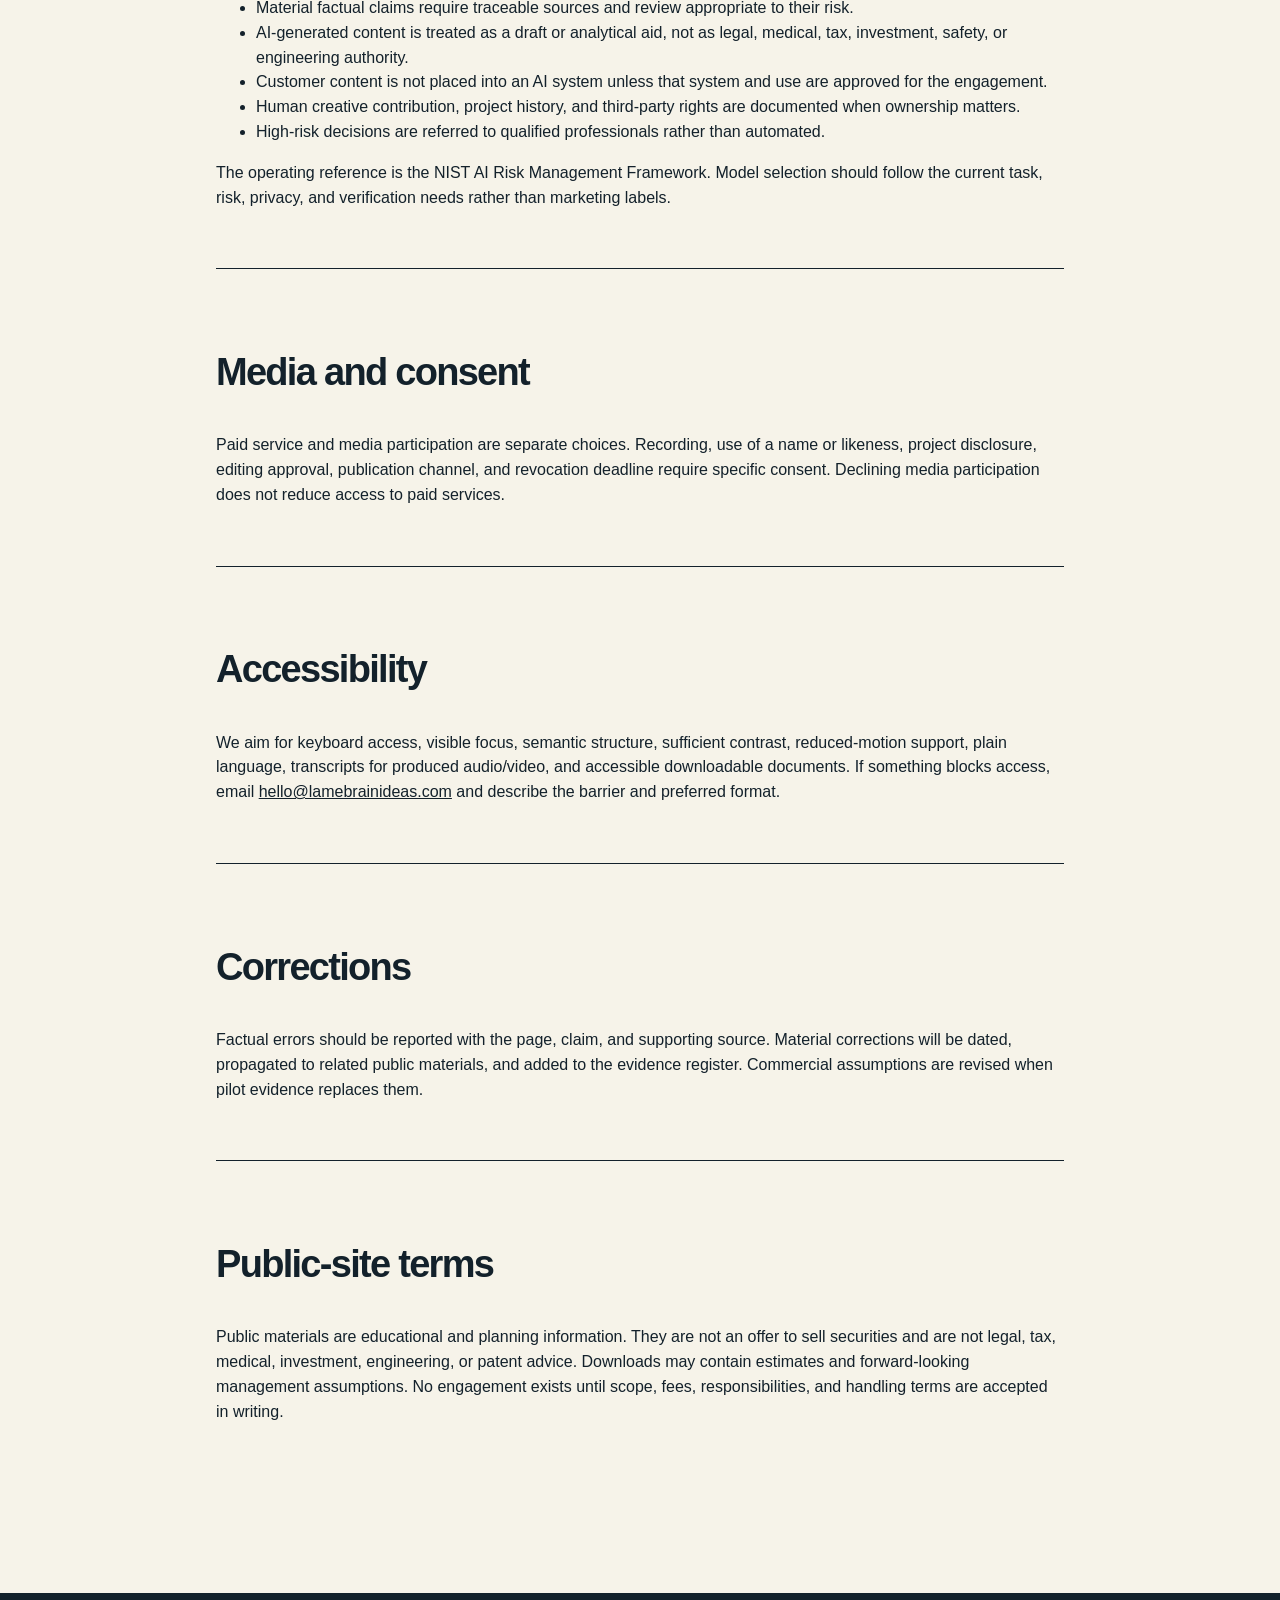
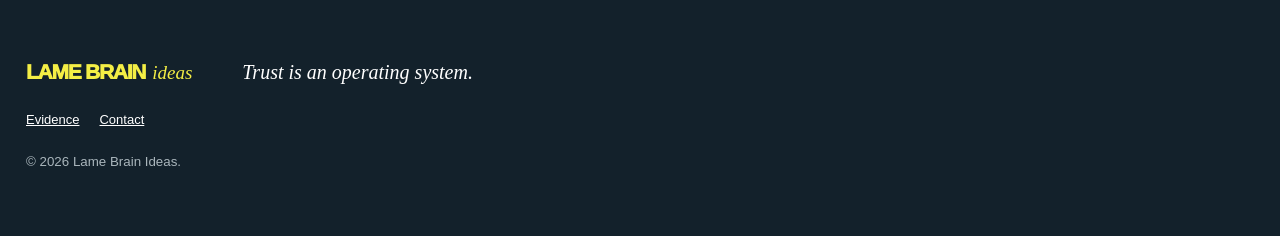
<file: docs/trust.html>
<!doctype html>
<html lang="en">
<head><meta charset="utf-8"><meta name="viewport" content="width=device-width, initial-scale=1"><meta name="description" content="Trust, privacy, AI-use, accessibility, and corrections commitments for Lame Brain Ideas."><title>Lame Brain Ideas — Trust commitments</title><link rel="icon" href="favicon.svg" type="image/svg+xml"><link rel="stylesheet" href="styles.css"><script src="app.js" defer></script></head>
<body>
  <a class="skip-link" href="#main">Skip to content</a>
  <header class="site-header scrolled" data-header><a class="wordmark" href="./"><span>LAME BRAIN</span><em>ideas</em></a><button class="menu-toggle" type="button" aria-expanded="false" aria-controls="site-nav" data-menu-toggle><span class="sr-only">Toggle navigation</span><span></span><span></span></button><nav id="site-nav" class="site-nav" data-nav><a href="#privacy">Privacy</a><a href="#ai">AI use</a><a href="#accessibility">Accessibility</a><a href="#corrections">Corrections</a><a class="nav-cta" href="./#contact">Contact</a></nav></header>
  <main id="main"><header class="content-hero"><p class="eyebrow"><span>Effective 7 October 2026</span><span>Pilot policy</span></p><h1>Trust before<br>the big reveal.</h1><p>These are public operating commitments for the founding pilot. Engagement-specific terms must be agreed in writing before confidential work begins.</p></header>
    <div class="content-main">
      <p class="notice">This site does not use accounts, behavioral advertising, analytics trackers, or a server-side contact form. The contact form drafts a message in your own email application.</p>
      <section id="privacy"><h2>Privacy and project data</h2><h3>Before an engagement</h3><p>Share only enough information to frame the request. Do not send passwords, financial account numbers, health information, export-controlled material, classified information, or unfiled invention details through the public contact path.</p><h3>During an engagement</h3><p>The written scope must name the information needed, who may access it, approved tools, storage location, retention period, deletion method, and any specialist referrals. Customer material is not sold, used for advertising, or published without separate permission.</p><h3>Confidentiality</h3><p>An NDA may be appropriate, but it is not a substitute for data minimization, access controls, vendor review, or secure deletion. No site copy should be read as a promise that an unsolicited email is confidential.</p></section>
      <section id="ai"><h2>Responsible AI use</h2><ul><li>A named person remains responsible for every customer deliverable.</li><li>Material factual claims require traceable sources and review appropriate to their risk.</li><li>AI-generated content is treated as a draft or analytical aid, not as legal, medical, tax, investment, safety, or engineering authority.</li><li>Customer content is not placed into an AI system unless that system and use are approved for the engagement.</li><li>Human creative contribution, project history, and third-party rights are documented when ownership matters.</li><li>High-risk decisions are referred to qualified professionals rather than automated.</li></ul><p>The operating reference is the NIST AI Risk Management Framework. Model selection should follow the current task, risk, privacy, and verification needs rather than marketing labels.</p></section>
      <section id="media-consent"><h2>Media and consent</h2><p>Paid service and media participation are separate choices. Recording, use of a name or likeness, project disclosure, editing approval, publication channel, and revocation deadline require specific consent. Declining media participation does not reduce access to paid services.</p></section>
      <section id="accessibility"><h2>Accessibility</h2><p>We aim for keyboard access, visible focus, semantic structure, sufficient contrast, reduced-motion support, plain language, transcripts for produced audio/video, and accessible downloadable documents. If something blocks access, email <a href="mailto:hello@lamebrainideas.com?subject=Accessibility%20request">hello@lamebrainideas.com</a> and describe the barrier and preferred format.</p></section>
      <section id="corrections"><h2>Corrections</h2><p>Factual errors should be reported with the page, claim, and supporting source. Material corrections will be dated, propagated to related public materials, and added to the evidence register. Commercial assumptions are revised when pilot evidence replaces them.</p></section>
      <section id="terms"><h2>Public-site terms</h2><p>Public materials are educational and planning information. They are not an offer to sell securities and are not legal, tax, medical, investment, engineering, or patent advice. Downloads may contain estimates and forward-looking management assumptions. No engagement exists until scope, fees, responsibilities, and handling terms are accepted in writing.</p></section>
    </div>
  </main>
  <footer class="site-footer"><a class="wordmark footer-mark" href="./"><span>LAME BRAIN</span><em>ideas</em></a><p>Trust is an operating system.</p><nav><a href="evidence.html">Evidence</a><a href="./#contact">Contact</a></nav><small>© <span data-year>2026</span> Lame Brain Ideas.</small></footer>
</body>
</html>
</file>
<file: docs/styles.css>
:root{--ink:#13212b;--paper:#f6f3e9;--acid:#f4ee45;--teal:#007c83;--orange:#ef6136;--mint:#b7ead1;--blue:#dce9f1;--muted:#5e676d;--line:rgba(19,33,43,.18);--max:1240px}
*{box-sizing:border-box}html{scroll-behavior:smooth}body{margin:0;color:var(--ink);background:var(--paper);font-family:Inter,"Helvetica Neue",Arial,sans-serif;font-size:16px;line-height:1.55;-webkit-font-smoothing:antialiased}body.menu-open{overflow:hidden}a{color:inherit}button,input,select,textarea{font:inherit}button,a{-webkit-tap-highlight-color:transparent}.sr-only{position:absolute;width:1px;height:1px;padding:0;margin:-1px;overflow:hidden;clip:rect(0,0,0,0);white-space:nowrap;border:0}.skip-link{position:fixed;z-index:1000;top:8px;left:8px;padding:10px 14px;background:var(--ink);color:#fff;transform:translateY(-150%)}.skip-link:focus{transform:translateY(0)}
.site-header{position:fixed;z-index:100;top:0;left:0;width:100%;height:82px;padding:0 max(26px,calc((100vw - var(--max))/2));display:flex;align-items:center;justify-content:space-between;border-bottom:1px solid var(--line);background:rgba(244,238,69,.94);backdrop-filter:blur(14px);transition:.25s}.site-header.scrolled{height:68px;background:rgba(246,243,233,.95)}.wordmark{display:inline-flex;align-items:baseline;gap:7px;text-decoration:none;line-height:1}.wordmark span{font-weight:950;font-size:21px;letter-spacing:-.06em}.wordmark em{font:400 italic 19px Georgia,serif}.site-nav{display:flex;align-items:center;gap:28px;font-size:13px;font-weight:800}.site-nav a{text-decoration:none}.nav-cta{padding:12px 17px;background:var(--ink);color:#fff;border-radius:100px}.menu-toggle{display:none;border:0;background:none;padding:10px}.menu-toggle span:not(.sr-only){display:block;width:24px;height:2px;background:var(--ink);margin:5px}
.hero{min-height:850px;padding:158px max(26px,calc((100vw - var(--max))/2)) 46px;background:var(--acid);position:relative;display:grid;grid-template-columns:1.15fr .85fr;grid-template-rows:1fr auto;gap:42px 62px;overflow:hidden}.hero-grid{position:absolute;inset:0;opacity:.3;background-image:linear-gradient(rgba(19,33,43,.09) 1px,transparent 1px),linear-gradient(90deg,rgba(19,33,43,.09) 1px,transparent 1px);background-size:40px 40px;mask-image:linear-gradient(to bottom,transparent,#000 35%)}.hero-copy,.hero-mark,.hero-proof{position:relative;z-index:1}.eyebrow{display:flex;gap:18px;flex-wrap:wrap;margin:0 0 36px;font-size:11px;font-weight:900;letter-spacing:.13em;text-transform:uppercase}.eyebrow span+span:before{content:"•";margin-right:18px}.hero h1,.section h2{margin:0;font-size:clamp(64px,8vw,120px);line-height:.86;letter-spacing:-.08em;font-weight:950}.hero h1 span{font-family:Georgia,serif;font-style:italic;font-weight:400}.lede{max-width:660px;margin:36px 0 0;font-size:clamp(20px,2.2vw,28px);line-height:1.27;letter-spacing:-.025em}.hero-actions{margin-top:38px;display:flex;align-items:center;gap:28px;flex-wrap:wrap}.button{min-height:52px;padding:14px 20px;display:inline-flex;align-items:center;justify-content:space-between;gap:34px;border:1px solid var(--ink);border-radius:2px;text-decoration:none;font-size:13px;font-weight:850;cursor:pointer;transition:.2s}.button:hover,.button:focus-visible{transform:translate(-3px,-3px);box-shadow:5px 5px 0 var(--ink)}.button-dark{background:var(--ink);color:#fff}.button-dark:hover,.button-dark:focus-visible{box-shadow:5px 5px 0 var(--orange)}.button-line{background:transparent}.text-link{text-decoration:none;font-size:13px;font-weight:850;border-bottom:1px solid;padding-bottom:3px}.hero-mark{display:grid;place-items:center}.idea-orbit{width:min(34vw,420px);aspect-ratio:1;border:2px solid;border-radius:50%;display:grid;place-items:center;position:relative}.idea-orbit:before,.idea-orbit:after{content:"";position:absolute;background:var(--ink)}.idea-orbit:before{width:calc(100% + 76px);height:1px}.idea-orbit:after{height:calc(100% + 76px);width:1px}.idea-core{width:58%;aspect-ratio:1;border-radius:50%;display:grid;place-items:center;background:var(--ink);color:var(--acid);box-shadow:16px 18px 0 var(--orange)}.idea-core span{font:400 italic clamp(100px,12vw,180px)/1 Georgia,serif}.idea-orbit b,.idea-orbit i{position:absolute;padding:6px 8px;background:var(--acid);font-size:10px;letter-spacing:.12em}.idea-orbit b{top:6%;left:8%}.idea-orbit i{right:-1%;bottom:12%;font-style:normal}.hero-proof{grid-column:1/-1;display:grid;grid-template-columns:repeat(3,1fr);border-top:2px solid;padding-top:23px}.hero-proof div{display:flex;align-items:baseline;gap:14px;padding-right:22px}.hero-proof div+div{border-left:1px solid;padding-left:28px}.hero-proof strong{font-size:33px;letter-spacing:-.05em}.hero-proof span{max-width:190px;font-size:12px;font-weight:750;text-transform:uppercase;letter-spacing:.05em}
.section{padding:118px max(26px,calc((100vw - var(--max))/2));border-top:1px solid var(--line)}.section-label{margin-bottom:64px;font-size:11px;font-weight:900;letter-spacing:.15em;text-transform:uppercase}.section-head{display:grid;grid-template-columns:1.2fr .8fr;gap:80px;align-items:end;margin-bottom:66px}.section-head h2,.process-title h2,.pilot-lead h2,.media-title h2,.evidence-lead h2,.contact-copy h2{font-size:clamp(52px,6.3vw,92px)}.section-head p,.process-title p{font-size:21px;margin:0;max-width:510px}.path-grid{display:grid;grid-template-columns:repeat(3,1fr);border:1px solid}.path-card{min-height:340px;padding:32px;display:flex;flex-direction:column;border-right:1px solid}.path-card:last-child{border:0}.path-card>span,.kicker{font-size:11px;font-weight:900;letter-spacing:.13em;text-transform:uppercase;color:var(--teal)}.path-card h3{margin:45px 0 14px;font-size:35px;letter-spacing:-.045em}.path-card p{margin:0}.path-card a{margin-top:auto;font-weight:850;text-decoration:none;border-top:1px solid;padding-top:18px}.path-card:hover{background:var(--acid)}
.offer-section{background:#fff}.offer-table{border-top:2px solid}.offer-row{display:grid;grid-template-columns:1.1fr .5fr 1.6fr;gap:28px;align-items:center;padding:24px 18px;border-bottom:1px solid}.offer-header{padding-block:12px;background:var(--ink);color:#fff;font-size:11px;font-weight:850;text-transform:uppercase;letter-spacing:.1em}.offer-row b{display:block;font-size:20px}.offer-row small{display:block;color:var(--muted);margin-top:4px}.offer-row strong{font-size:25px}.fine-print{font-size:12px;color:var(--muted);max-width:850px;margin:24px 0 0}
.process-section{background:var(--ink);color:#fff}.process-grid{display:grid;grid-template-columns:.9fr 1.1fr;gap:100px}.process-title{position:sticky;top:120px;align-self:start}.process-title p{margin-top:32px;color:#c9d4da}.process-list{list-style:none;margin:0;padding:0}.process-list li{display:grid;grid-template-columns:70px 1fr;gap:20px;padding:28px 0;border-top:1px solid rgba(255,255,255,.2)}.process-list li:last-child{border-bottom:1px solid rgba(255,255,255,.2)}.process-list>li>span{color:var(--acid);font-weight:900}.process-list h3{margin:0 0 6px;font-size:30px}.process-list p{margin:0;color:#c9d4da}
.pilot-section{background:var(--mint)}.pilot-grid{display:grid;grid-template-columns:.9fr 1.1fr;gap:70px}.pilot-lead>p:not(.kicker){font-size:20px;max-width:590px}.pilot-lead .button{margin-top:20px}.score-grid{display:grid;grid-template-columns:1fr 1fr;border:1px solid}.score-grid article{padding:28px;min-height:230px;border-right:1px solid;border-bottom:1px solid}.score-grid article:nth-child(even){border-right:0}.score-grid article:nth-child(n+3){border-bottom:0}.score-grid small{display:block;text-transform:uppercase;font-size:10px;font-weight:850;letter-spacing:.1em}.score-grid strong{display:block;margin:18px 0 12px;font-size:48px;letter-spacing:-.06em}.score-grid p{font-size:13px;margin:0}.gate-strip{display:grid;grid-template-columns:repeat(4,1fr);margin-top:58px;border:1px solid}.gate-strip span{padding:17px;font-size:12px;font-weight:800;border-right:1px solid}.gate-strip span:last-child{border:0}
.media-section{background:var(--acid)}.media-grid{display:grid;grid-template-columns:.9fr 1.1fr;gap:90px}.large-copy{font-size:clamp(22px,2.4vw,31px);line-height:1.3;letter-spacing:-.025em}.media-pillars{display:flex;flex-wrap:wrap;gap:10px;margin:34px 0}.media-pillars span{border:1px solid;border-radius:100px;padding:10px 14px;font-size:12px;font-weight:800}.trust-section{background:#fff}.trust-grid{display:grid;grid-template-columns:repeat(4,1fr);border:1px solid;margin-bottom:35px}.trust-grid article{padding:27px;border-right:1px solid}.trust-grid article:last-child{border:0}.trust-grid b{font-size:18px}.trust-grid p{font-size:14px;color:var(--muted)}
.evidence-section{background:var(--blue)}.evidence-layout{display:grid;grid-template-columns:1fr 1fr;gap:80px;margin-bottom:42px}.evidence-lead p{font-size:20px}.evidence-cards{display:grid;grid-template-columns:1fr 1fr;border:1px solid}.evidence-cards article{padding:25px;border-right:1px solid;border-bottom:1px solid;min-height:190px}.evidence-cards article:nth-child(even){border-right:0}.evidence-cards article:nth-child(n+3){border-bottom:0}.evidence-cards strong{display:block;font-size:40px;letter-spacing:-.055em}.evidence-cards span,.evidence-cards small{display:block}.evidence-cards span{font-weight:800}.evidence-cards small{margin-top:12px;color:var(--muted)}
.contact-section{background:var(--acid);display:grid;grid-template-columns:.9fr 1.1fr;gap:90px}.contact-copy p:not(.kicker){max-width:520px}.contact-form{background:var(--paper);padding:34px;border:2px solid;box-shadow:12px 12px 0 var(--orange)}.contact-form label{display:block;font-size:12px;font-weight:850;text-transform:uppercase;letter-spacing:.08em;margin-bottom:20px}.contact-form input,.contact-form select,.contact-form textarea{width:100%;margin-top:7px;padding:13px;border:1px solid;background:#fff;color:var(--ink);text-transform:none;letter-spacing:0}.contact-form textarea{resize:vertical}.form-status{font-size:12px;color:var(--muted);margin:17px 0 0}.site-footer{padding:64px max(26px,calc((100vw - var(--max))/2));background:var(--ink);color:#fff;display:grid;grid-template-columns:auto 1fr;gap:22px 50px;align-items:center}.footer-mark{color:var(--acid)}.site-footer p{margin:0;font-family:Georgia,serif;font-style:italic;font-size:20px}.site-footer nav{grid-column:1/-1;display:flex;flex-wrap:wrap;gap:20px;font-size:13px}.site-footer small{grid-column:1/-1;color:#aab6bc}
.content-hero{padding:150px max(26px,calc((100vw - 900px)/2)) 75px;background:var(--acid)}.content-hero h1{margin:0;font-size:clamp(58px,8vw,102px);line-height:.88;letter-spacing:-.075em}.content-hero p{max-width:720px;font-size:21px}.content-main{max-width:900px;margin:auto;padding:80px 26px 110px}.content-main section{scroll-margin-top:95px;padding:42px 0;border-top:1px solid}.content-main h2{font-size:38px;letter-spacing:-.045em}.content-main h3{margin-top:30px}.content-main table{width:100%;border-collapse:collapse;font-size:14px}.content-main th,.content-main td{text-align:left;vertical-align:top;padding:13px;border-bottom:1px solid}.content-main th{background:var(--ink);color:#fff}.notice{padding:20px;background:var(--blue);border-left:5px solid var(--teal)}.source-list li{margin-bottom:14px;overflow-wrap:anywhere}
.reveal{opacity:0;transform:translateY(18px);transition:opacity .55s ease,transform .55s ease}.reveal.visible{opacity:1;transform:none}@media(prefers-reduced-motion:reduce){html{scroll-behavior:auto}.reveal{opacity:1;transform:none;transition:none}.button{transition:none}}
@media(max-width:900px){.site-nav{position:fixed;inset:68px 0 auto;background:var(--acid);padding:35px 26px;display:none;flex-direction:column;align-items:flex-start;font-size:18px;border-bottom:2px solid}.site-nav.open{display:flex}.menu-toggle{display:block}.hero{min-height:auto;grid-template-columns:1fr;padding-top:130px}.hero-mark{min-height:390px}.idea-orbit{width:min(72vw,390px)}.hero-proof{grid-template-columns:1fr}.hero-proof div{padding:14px 0;border-top:1px solid}.hero-proof div+div{border-left:0;padding-left:0}.section{padding-block:80px}.section-label{margin-bottom:42px}.section-head,.process-grid,.pilot-grid,.media-grid,.evidence-layout,.contact-section{grid-template-columns:1fr;gap:46px}.process-title{position:static}.path-grid,.trust-grid{grid-template-columns:1fr}.path-card,.trust-grid article{border-right:0;border-bottom:1px solid}.path-card:last-child,.trust-grid article:last-child{border-bottom:0}.gate-strip{grid-template-columns:1fr 1fr}.gate-strip span:nth-child(even){border-right:0}.gate-strip span:nth-child(-n+2){border-bottom:1px solid}.content-main{overflow-x:auto}}
@media(max-width:600px){.site-header{height:68px}.hero h1,.section h2{font-size:58px}.hero{padding-inline:20px}.section,.contact-section{padding-inline:20px}.hero-actions{align-items:flex-start;flex-direction:column}.offer-row{grid-template-columns:1fr}.offer-header{display:none}.offer-row{gap:8px}.score-grid,.evidence-cards{grid-template-columns:1fr}.score-grid article,.evidence-cards article{border-right:0;border-bottom:1px solid!important}.score-grid article:last-child,.evidence-cards article:last-child{border-bottom:0!important}.gate-strip{grid-template-columns:1fr}.gate-strip span{border-right:0;border-bottom:1px solid}.site-footer{grid-template-columns:1fr}.contact-form{padding:24px;box-shadow:7px 7px 0 var(--orange)}}
</file>
